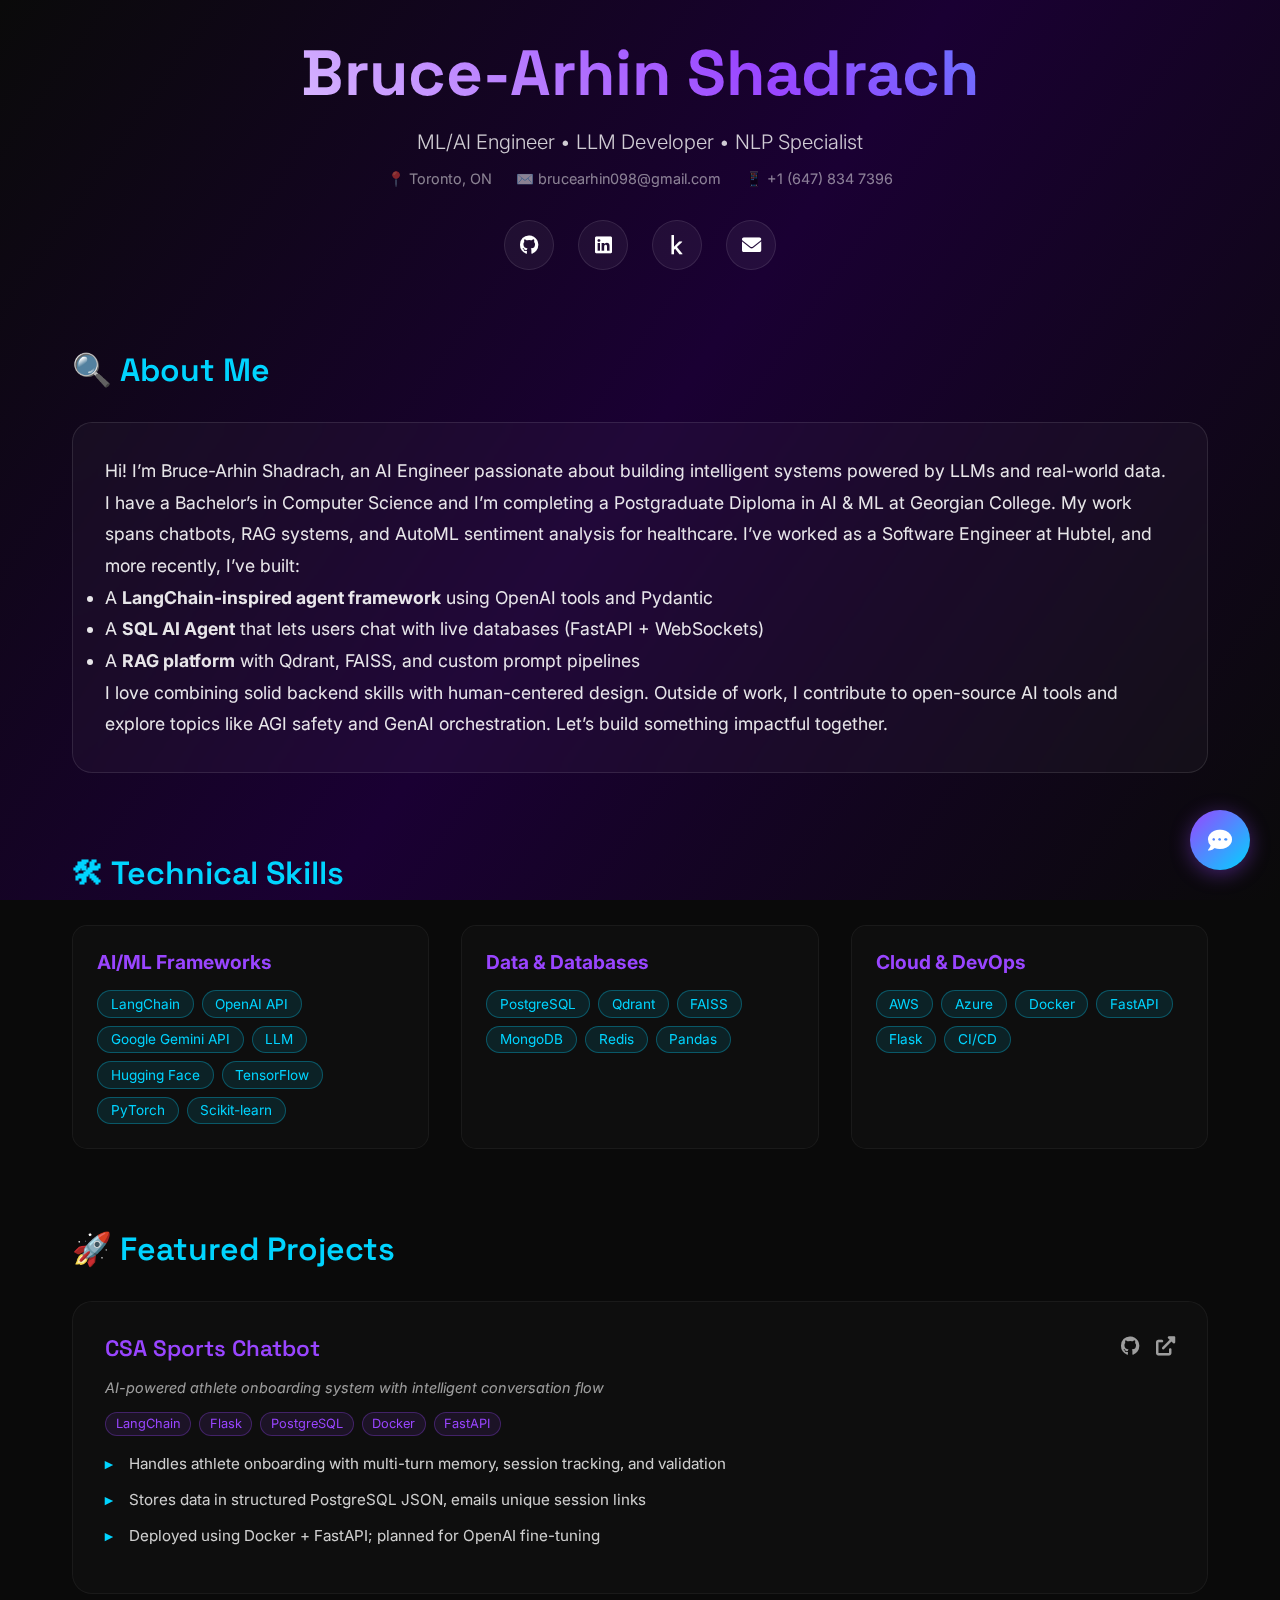
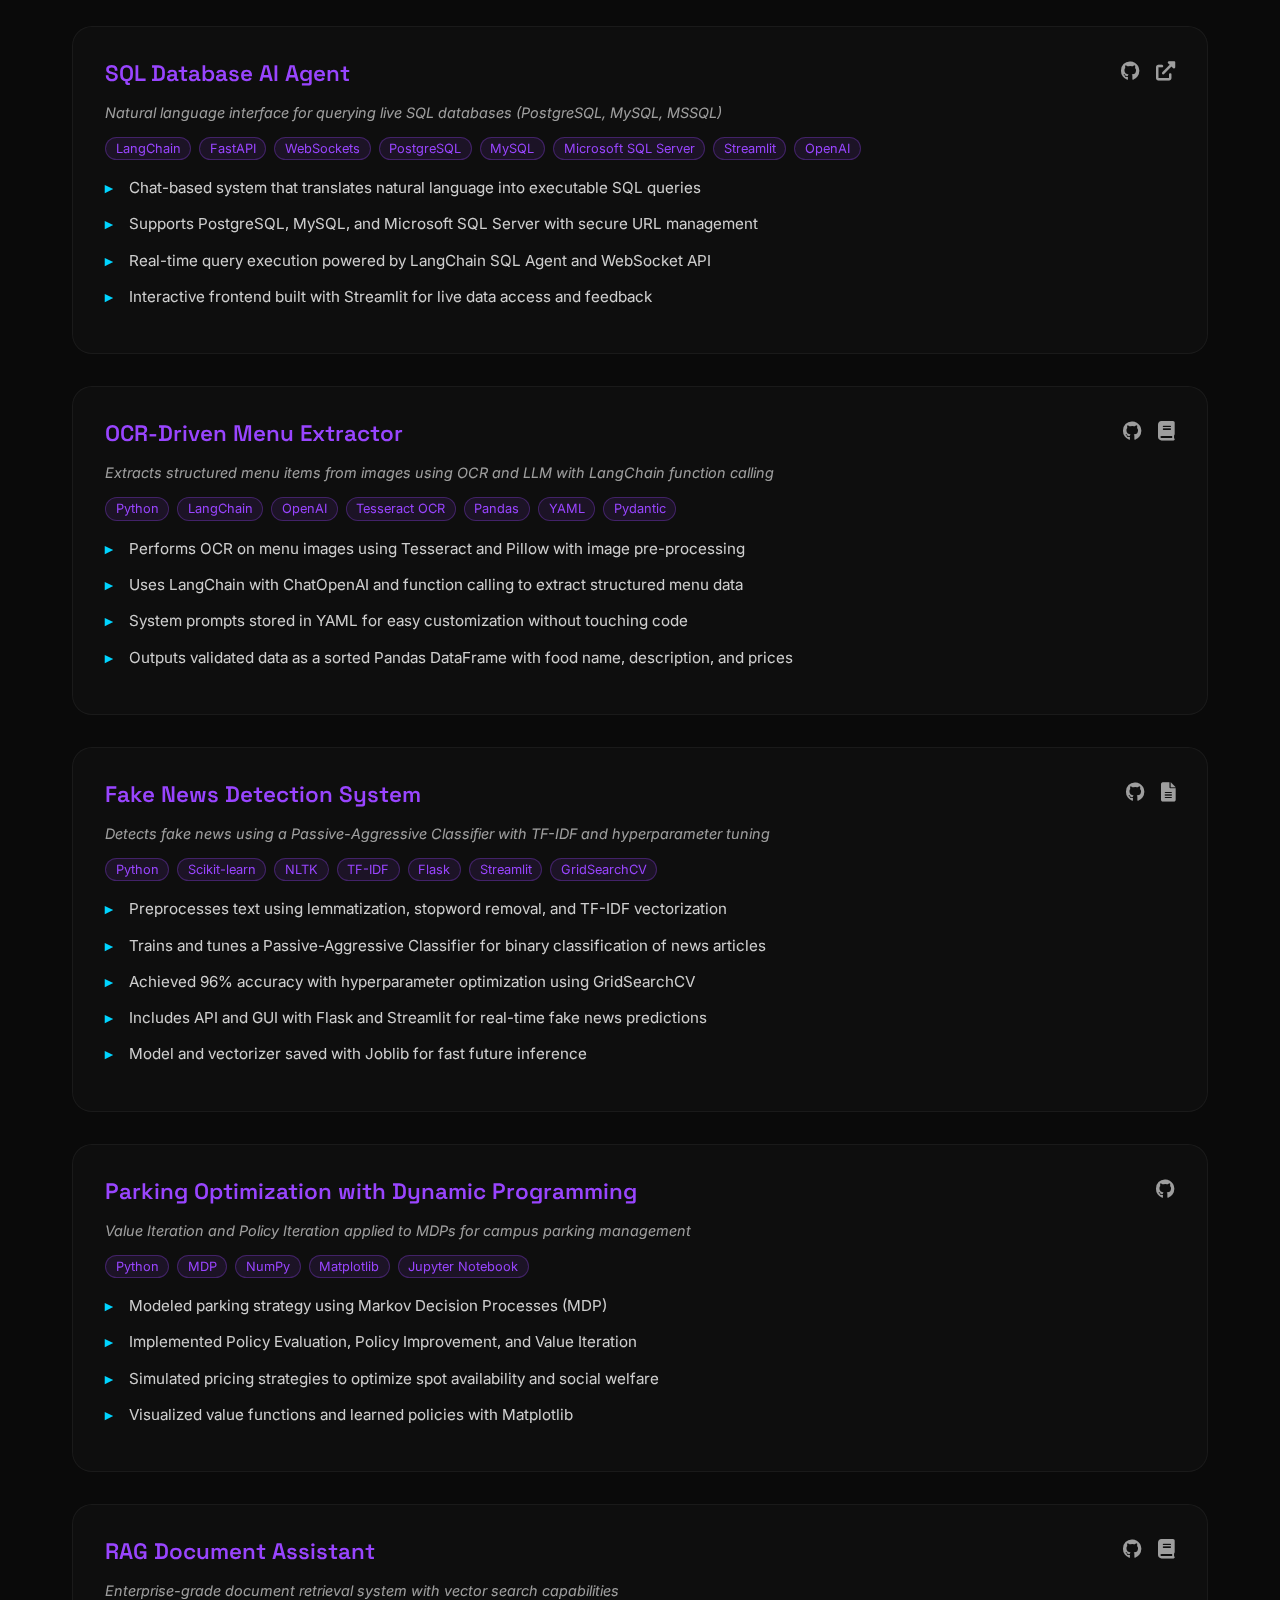
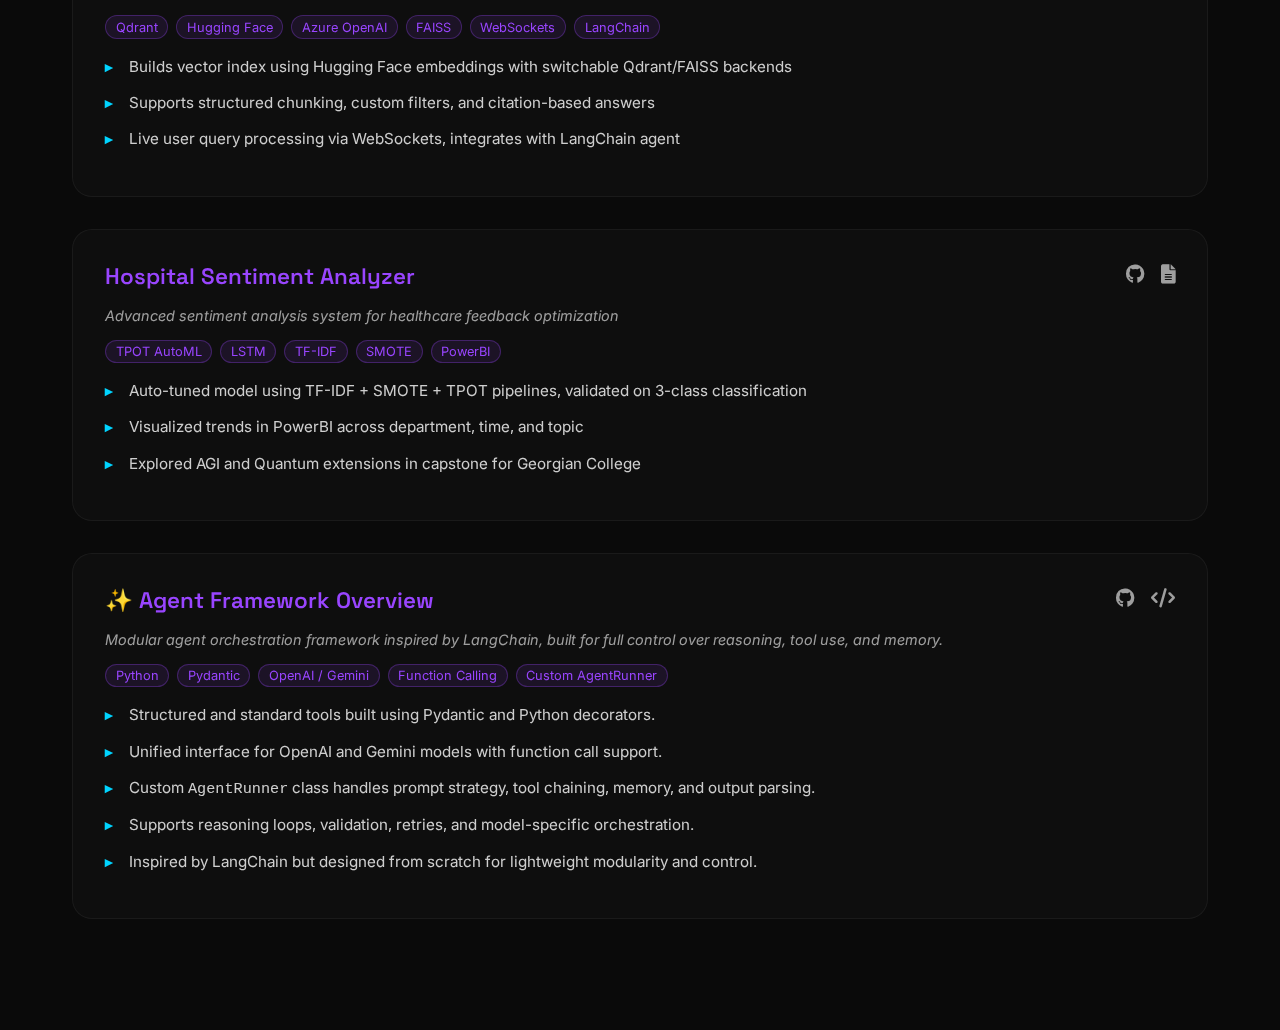
<file: index.html>
<!DOCTYPE html>
<html lang="en">
<head>
    <meta charset="UTF-8">
    <meta name="viewport" content="width=device-width, initial-scale=1.0">
    <title>Bruce-Arhin Shadrach - AI Engineer Portfolio</title>
    <link href="https://fonts.googleapis.com/css2?family=Space+Grotesk:wght@300;400;500;600;700&family=Inter:wght@300;400;500;600&display=swap" rel="stylesheet">
    <link rel="stylesheet" href="https://cdnjs.cloudflare.com/ajax/libs/font-awesome/6.0.0/css/all.min.css">
    <link rel="stylesheet" href="styles.css">
    
</head>
<body>
    <!-- Background -->
    <div class="background"></div>

    <!-- Main Content -->
    <div class="container">
        <header>
            <h1>Bruce-Arhin Shadrach</h1>
            <p class="tagline">ML/AI Engineer • LLM Developer • NLP Specialist</p>
            <div class="contact-info">
                <span>📍 Toronto, ON</span>
                <span>✉️ brucearhin098@gmail.com</span>
                <span>📱 +1 (647) 834 7396</span>
            </div>
            <div class="social-links">
                <a href="https://github.com/shadrach098" target="_blank" title="GitHub">
                    <i class="fab fa-github"></i>
                </a>
                <a href="www.linkedin.com/in/shadrach-bruce-arhin-8154462a2" target="_blank" title="LinkedIn">
                    <i class="fab fa-linkedin"></i>
                </a>
                <a href="https://www.kaggle.com/brucearhin" target="_blank" title="Kaggle">
                    <i class="fab fa-kaggle"></i>
                </a>
                <a href="mailto:brucearhin098@gmail.com" title="Email">
                    <i class="fas fa-envelope"></i>
                </a>
            </div>
        </header>

        <section>
            <h2>🔍 About Me</h2>
            <div class="about-content">
                <p>

                    
                   Hi! I’m Bruce-Arhin Shadrach, an AI Engineer passionate about building intelligent systems powered by LLMs and real-world data.
                    I have a Bachelor’s in Computer Science and I’m completing a Postgraduate Diploma in AI & ML at Georgian College. My work spans chatbots, RAG systems, and AutoML sentiment analysis for healthcare.
                    I’ve worked as a Software Engineer at Hubtel, and more recently, I’ve built:

                    <ul>
                        <li>A <strong>LangChain-inspired agent framework</strong> using OpenAI tools and Pydantic</li>
                        <li>A <strong>SQL AI Agent</strong> that lets users chat with live databases (FastAPI + WebSockets)</li>
                        <li>A <strong>RAG platform</strong> with Qdrant, FAISS, and custom prompt pipelines</li>
                    </ul>

                    I love combining solid backend skills with human-centered design. Outside of work, I contribute to open-source AI tools and explore topics like AGI safety and GenAI orchestration.

                    Let’s build something impactful together.</p>
            </div>
        </section>

        <section>
            <h2>🛠 Technical Skills</h2>
            <div class="skills-container">
                <div class="skill-category">
                    <h3>AI/ML Frameworks</h3>
                    <div class="skill-tags">
                        <span class="skill-tag">LangChain</span>
                        <span class="skill-tag">OpenAI API</span>
                        <span class="skill-tag">Google Gemini API</span>
                        <span class="skill-tag">LLM</span>
                        <span class="skill-tag">Hugging Face</span>
                        <span class="skill-tag">TensorFlow</span>
                        <span class="skill-tag">PyTorch</span>
                        <span class="skill-tag">Scikit-learn</span>
                    </div>
                </div>
                <div class="skill-category">
                    <h3>Data & Databases</h3>
                    <div class="skill-tags">
                        <span class="skill-tag">PostgreSQL</span>
                        <span class="skill-tag">Qdrant</span>
                        <span class="skill-tag">FAISS</span>
                        <span class="skill-tag">MongoDB</span>
                        <span class="skill-tag">Redis</span>
                        <span class="skill-tag">Pandas</span>
                    </div>
                </div>
                <div class="skill-category">
                    <h3>Cloud & DevOps</h3>
                    <div class="skill-tags">
                        <span class="skill-tag">AWS</span>
                        <span class="skill-tag">Azure</span>
                        <span class="skill-tag">Docker</span>
                        <span class="skill-tag">FastAPI</span>
                        <span class="skill-tag">Flask</span>
                        <span class="skill-tag">CI/CD</span>
                    </div>
                </div>
            </div>
        </section>

        <section>
        <h2>🚀 Featured Projects</h2>
        <div class="projects-grid">
            <div class="project-card">
                <div class="project-header">
                    <h3 class="project-title">CSA Sports Chatbot</h3>
                    <div class="project-links">
                        <a href="https://github.com/shadrach098" title="GitHub"><i class="fab fa-github"></i></a>
                        <a href="#" title="Live Demo"><i class="fas fa-external-link-alt"></i></a>
                    </div>
                </div>
                <p class="project-subtitle">AI-powered athlete onboarding system with intelligent conversation flow</p>
                <div class="project-tech">
                    <span class="tech-badge">LangChain</span>
                    <span class="tech-badge">Flask</span>
                    <span class="tech-badge">PostgreSQL</span>
                    <span class="tech-badge">Docker</span>
                    <span class="tech-badge">FastAPI</span>
                </div>
                <ul class="project-list">
                    <li>Handles athlete onboarding with multi-turn memory, session tracking, and validation</li>
                    <li>Stores data in structured PostgreSQL JSON, emails unique session links</li>
                    <li>Deployed using Docker + FastAPI; planned for OpenAI fine-tuning</li>
                </ul>
            </div>

            <div class="project-card">
                <div class="project-header">
                    <h3 class="project-title">SQL Database AI Agent</h3>
                    <div class="project-links">
                        <a href="https://github.com/shadrach098" title="GitHub"><i class="fab fa-github"></i></a>
                        <a href="#" title="Live Demo"><i class="fas fa-external-link-alt"></i></a>
                    </div>
                </div>
                <p class="project-subtitle">Natural language interface for querying live SQL databases (PostgreSQL, MySQL, MSSQL)</p>
                <div class="project-tech">
                    <span class="tech-badge">LangChain</span>
                    <span class="tech-badge">FastAPI</span>
                    <span class="tech-badge">WebSockets</span>
                    <span class="tech-badge">PostgreSQL</span>
                    <span class="tech-badge">MySQL</span>
                    <span class="tech-badge">Microsoft SQL Server</span>
                    <span class="tech-badge">Streamlit</span>
                    <span class="tech-badge">OpenAI</span>
                </div>
                <ul class="project-list">
                    <li>Chat-based system that translates natural language into executable SQL queries</li>
                    <li>Supports PostgreSQL, MySQL, and Microsoft SQL Server with secure URL management</li>
                    <li>Real-time query execution powered by LangChain SQL Agent and WebSocket API</li>
                    <li>Interactive frontend built with Streamlit for live data access and feedback</li>
                </ul>
            </div>

            
            <div class="project-card">
                <div class="project-header">
                    <h3 class="project-title">OCR-Driven Menu Extractor</h3>
                    <div class="project-links">
                        <a href="https://github.com/shadrach098/ocr-menu-extractor" title="GitHub"><i class="fab fa-github"></i></a>
                        <a href="https://github.com/shadrach098/ocr-menu-extractor/blob/code_Start/README.md" title="Documentation"><i class="fas fa-book"></i></a>
                    </div>
                </div>
                <p class="project-subtitle">Extracts structured menu items from images using OCR and LLM with LangChain function calling</p>
                <div class="project-tech">
                    <span class="tech-badge">Python</span>
                    <span class="tech-badge">LangChain</span>
                    <span class="tech-badge">OpenAI</span>
                    <span class="tech-badge">Tesseract OCR</span>
                    <span class="tech-badge">Pandas</span>
                    <span class="tech-badge">YAML</span>
                    <span class="tech-badge">Pydantic</span>
                </div>
                <ul class="project-list">
                    <li>Performs OCR on menu images using Tesseract and Pillow with image pre-processing</li>
                    <li>Uses LangChain with ChatOpenAI and function calling to extract structured menu data</li>
                    <li>System prompts stored in YAML for easy customization without touching code</li>
                    <li>Outputs validated data as a sorted Pandas DataFrame with food name, description, and prices</li>
                </ul>
            </div>

            <div class="project-card">
                <div class="project-header">
                    <h3 class="project-title">Fake News Detection System</h3>
                    <div class="project-links">
                        <a href="https://github.com/shadrach098/Fake_news-Detector" title="GitHub"><i class="fab fa-github"></i></a>
                        <a href="https://link.springer.com/chapter/10.1007/978-981-15-7345-3_13" title="Research Paper"><i class="fas fa-file-alt"></i></a>
                    </div>
                </div>
                <p class="project-subtitle">Detects fake news using a Passive-Aggressive Classifier with TF-IDF and hyperparameter tuning</p>
                <div class="project-tech">
                    <span class="tech-badge">Python</span>
                    <span class="tech-badge">Scikit-learn</span>
                    <span class="tech-badge">NLTK</span>
                    <span class="tech-badge">TF-IDF</span>
                    <span class="tech-badge">Flask</span>
                    <span class="tech-badge">Streamlit</span>
                    <span class="tech-badge">GridSearchCV</span>
                </div>
                <ul class="project-list">
                    <li>Preprocesses text using lemmatization, stopword removal, and TF-IDF vectorization</li>
                    <li>Trains and tunes a Passive-Aggressive Classifier for binary classification of news articles</li>
                    <li>Achieved 96% accuracy with hyperparameter optimization using GridSearchCV</li>
                    <li>Includes API and GUI with Flask and Streamlit for real-time fake news predictions</li>
                    <li>Model and vectorizer saved with Joblib for fast future inference</li>
                </ul>
            </div>

            <div class="project-card">
                <div class="project-header">
                    <h3 class="project-title">Parking Optimization with Dynamic Programming</h3>
                    <div class="project-links">
                        <a href="https://github.com/shadrach098/Reinforcement_Parking" title="GitHub"><i class="fab fa-github"></i></a>
                        
                    </div>
                </div>
                <p class="project-subtitle">Value Iteration and Policy Iteration applied to MDPs for campus parking management</p>
                <div class="project-tech">
                    <span class="tech-badge">Python</span>
                    <span class="tech-badge">MDP</span>
                    <span class="tech-badge">NumPy</span>
                    <span class="tech-badge">Matplotlib</span>
                    <span class="tech-badge">Jupyter Notebook</span>
                </div>
                <ul class="project-list">
                    <li>Modeled parking strategy using Markov Decision Processes (MDP)</li>
                    <li>Implemented Policy Evaluation, Policy Improvement, and Value Iteration</li>
                    <li>Simulated pricing strategies to optimize spot availability and social welfare</li>
                    <li>Visualized value functions and learned policies with Matplotlib</li>
                </ul>
            </div>


            <div class="project-card">
                <div class="project-header">
                    <h3 class="project-title">RAG Document Assistant</h3>
                    <div class="project-links">
                        <a href="https://github.com/shadrach098/Rag_AI_System" title="GitHub"><i class="fab fa-github"></i></a>
                        <a href="https://github.com/shadrach098/Rag_AI_System/blob/main/README.md" title="Documentation"><i class="fas fa-book"></i></a>
                    </div>
                </div>
                <p class="project-subtitle">Enterprise-grade document retrieval system with vector search capabilities</p>
                <div class="project-tech">
                    <span class="tech-badge">Qdrant</span>
                    <span class="tech-badge">Hugging Face</span>
                    <span class="tech-badge">Azure OpenAI</span>
                    <span class="tech-badge">FAISS</span>
                    <span class="tech-badge">WebSockets</span>
                    <span class="tech-badge">LangChain</span>
                </div>
                <ul class="project-list">
                    <li>Builds vector index using Hugging Face embeddings with switchable Qdrant/FAISS backends</li>
                    <li>Supports structured chunking, custom filters, and citation-based answers</li>
                    <li>Live user query processing via WebSockets, integrates with LangChain agent</li>
                </ul>
            </div>

            <div class="project-card">
                <div class="project-header">
                    <h3 class="project-title">Hospital Sentiment Analyzer</h3>
                    <div class="project-links">
                        <a href="https://github.com/shadrach098/Hospital_Sentiment_Analyzer" title="GitHub"><i class="fab fa-github"></i></a>
                        <a href="https://github.com/shadrach098/Hospital_Sentiment_Analyzer/blob/code_Start/README.md" title="Research Paper"><i class="fas fa-file-alt"></i></a>
                    </div>
                </div>
                <p class="project-subtitle">Advanced sentiment analysis system for healthcare feedback optimization</p>
                <div class="project-tech">
                    <span class="tech-badge">TPOT AutoML</span>
                    <span class="tech-badge">LSTM</span>
                    <span class="tech-badge">TF-IDF</span>
                    <span class="tech-badge">SMOTE</span>
                    <span class="tech-badge">PowerBI</span>
                </div>
                <ul class="project-list">
                    <li>Auto-tuned model using TF-IDF + SMOTE + TPOT pipelines, validated on 3-class classification</li>
                    <li>Visualized trends in PowerBI across department, time, and topic</li>
                    <li>Explored AGI and Quantum extensions in capstone for Georgian College</li>
                </ul>
            </div>

            <div class="project-card">
                <div class="project-header">
                    <h3 class="project-title">✨ Agent Framework Overview</h3>
                    <div class="project-links">
                    <a href="https://github.com/shadrach098/agent-framework" title="GitHub">
                        <i class="fab fa-github"></i>
                    </a>
                    <a href="https://your-api-docs-link.com" title="API Docs">
                        <i class="fas fa-code"></i>
                    </a>
                    </div>
                </div>
                <p class="project-subtitle">
                    Modular agent orchestration framework inspired by LangChain, built for full control over reasoning, tool use, and memory.
                </p>

                <div class="project-tech">
                    <span class="tech-badge">Python</span>
                    <span class="tech-badge">Pydantic</span>
                    <span class="tech-badge">OpenAI / Gemini</span>
                    <span class="tech-badge">Function Calling</span>
                    <span class="tech-badge">Custom AgentRunner</span>
                </div>

                <ul class="project-list">
                    <li>Structured and standard tools built using Pydantic and Python decorators.</li>
                    <li>Unified interface for OpenAI and Gemini models with function call support.</li>
                    <li>Custom <code>AgentRunner</code> class handles prompt strategy, tool chaining, memory, and output parsing.</li>
                    <li>Supports reasoning loops, validation, retries, and model-specific orchestration.</li>
                    <li>Inspired by LangChain but designed from scratch for lightweight modularity and control.</li>
                </ul>
            </div>

    </section>

        <!-- Floating Chat Button -->
    <div class="chat-button" onclick="toggleChat()">
        <i class="fas fa-comment-dots"></i>
    </div>

    <!-- Chat Window -->
    <div class="chat-window" id="chatWindow">
        <div class="chat-header">
            <h3>AI Assistant</h3>
            <button class="close-btn" onclick="toggleChat()">
                <i class="fas fa-times"></i>
            </button>
        </div>
        
        <div class="chat-messages" id="chatMessages">
            <div class="message bot-message">
                <p>Hello! I'm Shadrach's AI assistant. How can I help you learn more about his work in AI and ML?</p>
            </div>
        </div>
        
        <div class="chat-input">
            <input type="text" id="chatInput" placeholder="Type your message..." onkeypress="handleKeyPress(event)">
            <button onclick="sendMessage()">
                <i class="fas fa-paper-plane"></i>
            </button>
        </div>
    </div>

    <script src="script.js"></script>

</body>
</html>
</file>
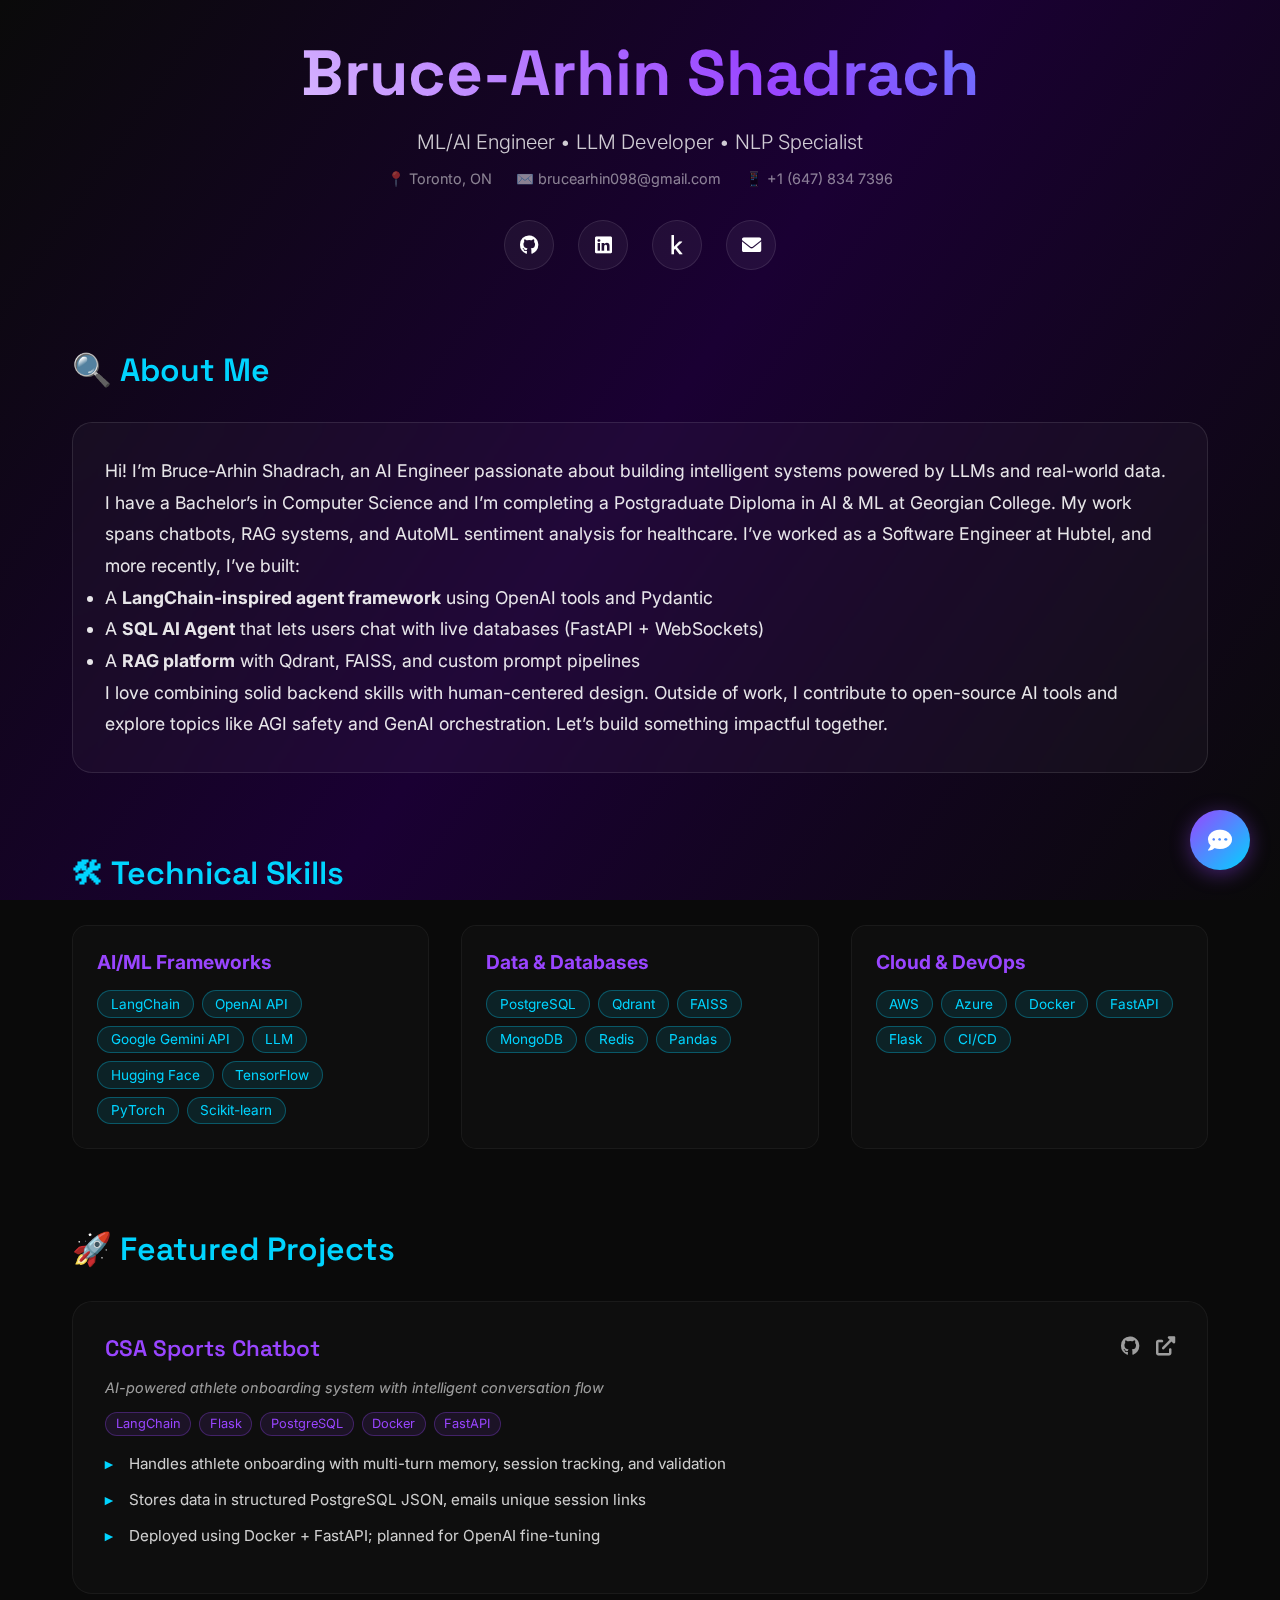
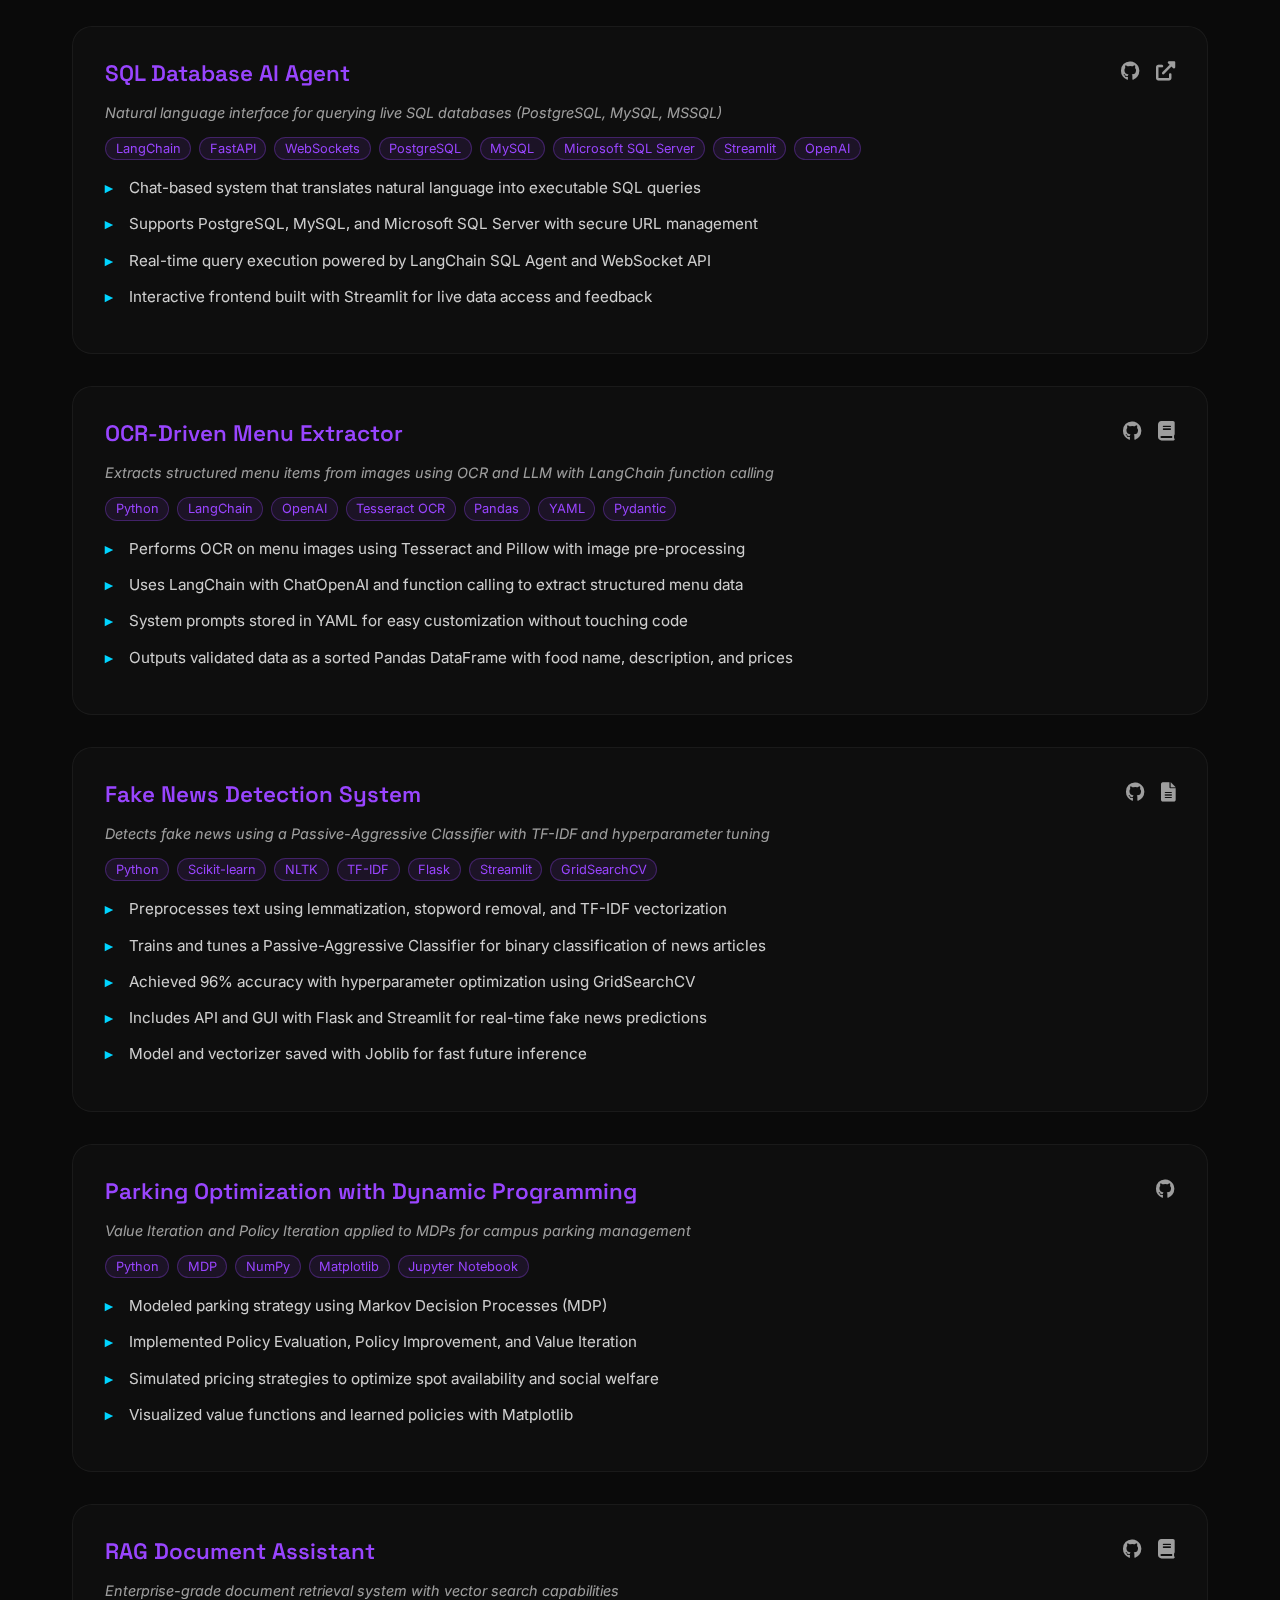
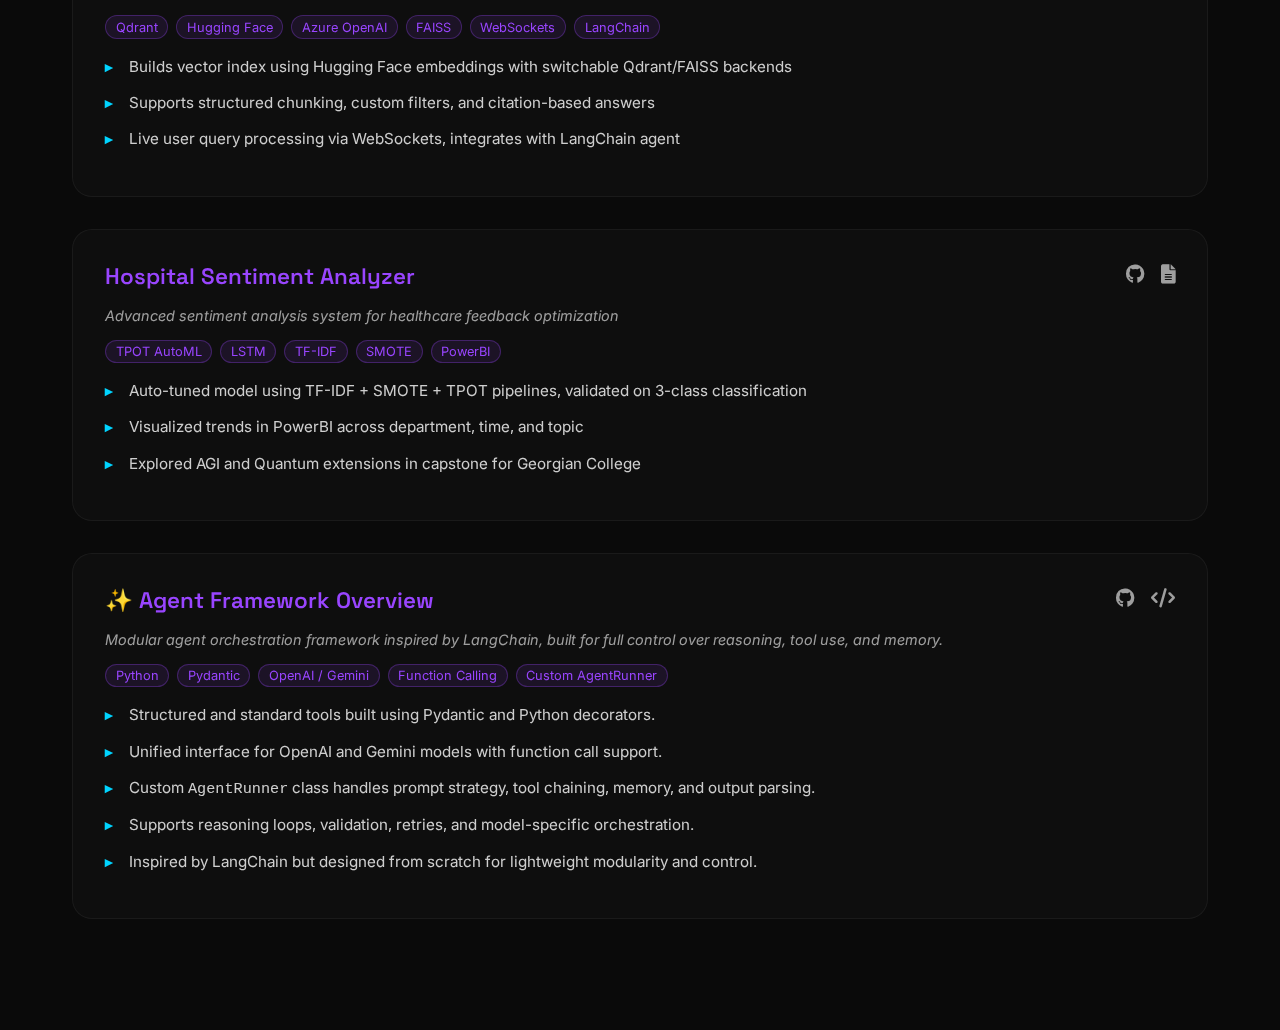
<file: portfolio.html>
<!DOCTYPE html>
<html lang="en">
<head>
    <meta charset="UTF-8">
    <meta name="viewport" content="width=device-width, initial-scale=1.0">
    <title>Bruce-Arhin Shadrach - AI Engineer Portfolio</title>
    <link href="https://fonts.googleapis.com/css2?family=Space+Grotesk:wght@300;400;500;600;700&family=Inter:wght@300;400;500;600&display=swap" rel="stylesheet">
    <link rel="stylesheet" href="https://cdnjs.cloudflare.com/ajax/libs/font-awesome/6.0.0/css/all.min.css">
    <link rel="stylesheet" href="styles.css">
    
</head>
<body>
    <!-- Background -->
    <div class="background"></div>

    <!-- Main Content -->
    <div class="container">
        <header>
            <h1>Bruce-Arhin Shadrach</h1>
            <p class="tagline">ML/AI Engineer • LLM Developer • NLP Specialist</p>
            <div class="contact-info">
                <span>📍 Toronto, ON</span>
                <span>✉️ brucearhin098@gmail.com</span>
                <span>📱 +1 (647) 834 7396</span>
            </div>
            <div class="social-links">
                <a href="https://github.com/shadrach098" target="_blank" title="GitHub">
                    <i class="fab fa-github"></i>
                </a>
                <a href="www.linkedin.com/in/shadrach-bruce-arhin-8154462a2" target="_blank" title="LinkedIn">
                    <i class="fab fa-linkedin"></i>
                </a>
                <a href="https://www.kaggle.com/brucearhin" target="_blank" title="Kaggle">
                    <i class="fab fa-kaggle"></i>
                </a>
                <a href="mailto:brucearhin098@gmail.com" title="Email">
                    <i class="fas fa-envelope"></i>
                </a>
            </div>
        </header>

        <section>
            <h2>🔍 About Me</h2>
            <div class="about-content">
                <p>

                    
                   Hi! I’m Bruce-Arhin Shadrach, an AI Engineer passionate about building intelligent systems powered by LLMs and real-world data.
                    I have a Bachelor’s in Computer Science and I’m completing a Postgraduate Diploma in AI & ML at Georgian College. My work spans chatbots, RAG systems, and AutoML sentiment analysis for healthcare.
                    I’ve worked as a Software Engineer at Hubtel, and more recently, I’ve built:

                    <ul>
                        <li>A <strong>LangChain-inspired agent framework</strong> using OpenAI tools and Pydantic</li>
                        <li>A <strong>SQL AI Agent</strong> that lets users chat with live databases (FastAPI + WebSockets)</li>
                        <li>A <strong>RAG platform</strong> with Qdrant, FAISS, and custom prompt pipelines</li>
                    </ul>

                    I love combining solid backend skills with human-centered design. Outside of work, I contribute to open-source AI tools and explore topics like AGI safety and GenAI orchestration.

                    Let’s build something impactful together.</p>
            </div>
        </section>

        <section>
            <h2>🛠 Technical Skills</h2>
            <div class="skills-container">
                <div class="skill-category">
                    <h3>AI/ML Frameworks</h3>
                    <div class="skill-tags">
                        <span class="skill-tag">LangChain</span>
                        <span class="skill-tag">OpenAI API</span>
                        <span class="skill-tag">Google Gemini API</span>
                        <span class="skill-tag">LLM</span>
                        <span class="skill-tag">Hugging Face</span>
                        <span class="skill-tag">TensorFlow</span>
                        <span class="skill-tag">PyTorch</span>
                        <span class="skill-tag">Scikit-learn</span>
                    </div>
                </div>
                <div class="skill-category">
                    <h3>Data & Databases</h3>
                    <div class="skill-tags">
                        <span class="skill-tag">PostgreSQL</span>
                        <span class="skill-tag">Qdrant</span>
                        <span class="skill-tag">FAISS</span>
                        <span class="skill-tag">MongoDB</span>
                        <span class="skill-tag">Redis</span>
                        <span class="skill-tag">Pandas</span>
                    </div>
                </div>
                <div class="skill-category">
                    <h3>Cloud & DevOps</h3>
                    <div class="skill-tags">
                        <span class="skill-tag">AWS</span>
                        <span class="skill-tag">Azure</span>
                        <span class="skill-tag">Docker</span>
                        <span class="skill-tag">FastAPI</span>
                        <span class="skill-tag">Flask</span>
                        <span class="skill-tag">CI/CD</span>
                    </div>
                </div>
            </div>
        </section>

        <section>
        <h2>🚀 Featured Projects</h2>
        <div class="projects-grid">
            <div class="project-card">
                <div class="project-header">
                    <h3 class="project-title">CSA Sports Chatbot</h3>
                    <div class="project-links">
                        <a href="https://github.com/shadrach098" title="GitHub"><i class="fab fa-github"></i></a>
                        <a href="#" title="Live Demo"><i class="fas fa-external-link-alt"></i></a>
                    </div>
                </div>
                <p class="project-subtitle">AI-powered athlete onboarding system with intelligent conversation flow</p>
                <div class="project-tech">
                    <span class="tech-badge">LangChain</span>
                    <span class="tech-badge">Flask</span>
                    <span class="tech-badge">PostgreSQL</span>
                    <span class="tech-badge">Docker</span>
                    <span class="tech-badge">FastAPI</span>
                </div>
                <ul class="project-list">
                    <li>Handles athlete onboarding with multi-turn memory, session tracking, and validation</li>
                    <li>Stores data in structured PostgreSQL JSON, emails unique session links</li>
                    <li>Deployed using Docker + FastAPI; planned for OpenAI fine-tuning</li>
                </ul>
            </div>

            <div class="project-card">
                <div class="project-header">
                    <h3 class="project-title">SQL Database AI Agent</h3>
                    <div class="project-links">
                        <a href="https://github.com/shadrach098" title="GitHub"><i class="fab fa-github"></i></a>
                        <a href="#" title="Live Demo"><i class="fas fa-external-link-alt"></i></a>
                    </div>
                </div>
                <p class="project-subtitle">Natural language interface for querying live SQL databases (PostgreSQL, MySQL, MSSQL)</p>
                <div class="project-tech">
                    <span class="tech-badge">LangChain</span>
                    <span class="tech-badge">FastAPI</span>
                    <span class="tech-badge">WebSockets</span>
                    <span class="tech-badge">PostgreSQL</span>
                    <span class="tech-badge">MySQL</span>
                    <span class="tech-badge">Microsoft SQL Server</span>
                    <span class="tech-badge">Streamlit</span>
                    <span class="tech-badge">OpenAI</span>
                </div>
                <ul class="project-list">
                    <li>Chat-based system that translates natural language into executable SQL queries</li>
                    <li>Supports PostgreSQL, MySQL, and Microsoft SQL Server with secure URL management</li>
                    <li>Real-time query execution powered by LangChain SQL Agent and WebSocket API</li>
                    <li>Interactive frontend built with Streamlit for live data access and feedback</li>
                </ul>
            </div>

            
            <div class="project-card">
                <div class="project-header">
                    <h3 class="project-title">OCR-Driven Menu Extractor</h3>
                    <div class="project-links">
                        <a href="https://github.com/shadrach098/ocr-menu-extractor" title="GitHub"><i class="fab fa-github"></i></a>
                        <a href="https://github.com/shadrach098/ocr-menu-extractor/blob/code_Start/README.md" title="Documentation"><i class="fas fa-book"></i></a>
                    </div>
                </div>
                <p class="project-subtitle">Extracts structured menu items from images using OCR and LLM with LangChain function calling</p>
                <div class="project-tech">
                    <span class="tech-badge">Python</span>
                    <span class="tech-badge">LangChain</span>
                    <span class="tech-badge">OpenAI</span>
                    <span class="tech-badge">Tesseract OCR</span>
                    <span class="tech-badge">Pandas</span>
                    <span class="tech-badge">YAML</span>
                    <span class="tech-badge">Pydantic</span>
                </div>
                <ul class="project-list">
                    <li>Performs OCR on menu images using Tesseract and Pillow with image pre-processing</li>
                    <li>Uses LangChain with ChatOpenAI and function calling to extract structured menu data</li>
                    <li>System prompts stored in YAML for easy customization without touching code</li>
                    <li>Outputs validated data as a sorted Pandas DataFrame with food name, description, and prices</li>
                </ul>
            </div>

            <div class="project-card">
                <div class="project-header">
                    <h3 class="project-title">Fake News Detection System</h3>
                    <div class="project-links">
                        <a href="https://github.com/shadrach098/Fake_news-Detector" title="GitHub"><i class="fab fa-github"></i></a>
                        <a href="https://link.springer.com/chapter/10.1007/978-981-15-7345-3_13" title="Research Paper"><i class="fas fa-file-alt"></i></a>
                    </div>
                </div>
                <p class="project-subtitle">Detects fake news using a Passive-Aggressive Classifier with TF-IDF and hyperparameter tuning</p>
                <div class="project-tech">
                    <span class="tech-badge">Python</span>
                    <span class="tech-badge">Scikit-learn</span>
                    <span class="tech-badge">NLTK</span>
                    <span class="tech-badge">TF-IDF</span>
                    <span class="tech-badge">Flask</span>
                    <span class="tech-badge">Streamlit</span>
                    <span class="tech-badge">GridSearchCV</span>
                </div>
                <ul class="project-list">
                    <li>Preprocesses text using lemmatization, stopword removal, and TF-IDF vectorization</li>
                    <li>Trains and tunes a Passive-Aggressive Classifier for binary classification of news articles</li>
                    <li>Achieved 96% accuracy with hyperparameter optimization using GridSearchCV</li>
                    <li>Includes API and GUI with Flask and Streamlit for real-time fake news predictions</li>
                    <li>Model and vectorizer saved with Joblib for fast future inference</li>
                </ul>
            </div>

            <div class="project-card">
                <div class="project-header">
                    <h3 class="project-title">Parking Optimization with Dynamic Programming</h3>
                    <div class="project-links">
                        <a href="https://github.com/shadrach098/Reinforcement_Parking" title="GitHub"><i class="fab fa-github"></i></a>
                        
                    </div>
                </div>
                <p class="project-subtitle">Value Iteration and Policy Iteration applied to MDPs for campus parking management</p>
                <div class="project-tech">
                    <span class="tech-badge">Python</span>
                    <span class="tech-badge">MDP</span>
                    <span class="tech-badge">NumPy</span>
                    <span class="tech-badge">Matplotlib</span>
                    <span class="tech-badge">Jupyter Notebook</span>
                </div>
                <ul class="project-list">
                    <li>Modeled parking strategy using Markov Decision Processes (MDP)</li>
                    <li>Implemented Policy Evaluation, Policy Improvement, and Value Iteration</li>
                    <li>Simulated pricing strategies to optimize spot availability and social welfare</li>
                    <li>Visualized value functions and learned policies with Matplotlib</li>
                </ul>
            </div>


            <div class="project-card">
                <div class="project-header">
                    <h3 class="project-title">RAG Document Assistant</h3>
                    <div class="project-links">
                        <a href="https://github.com/shadrach098/Rag_AI_System" title="GitHub"><i class="fab fa-github"></i></a>
                        <a href="https://github.com/shadrach098/Rag_AI_System/blob/main/README.md" title="Documentation"><i class="fas fa-book"></i></a>
                    </div>
                </div>
                <p class="project-subtitle">Enterprise-grade document retrieval system with vector search capabilities</p>
                <div class="project-tech">
                    <span class="tech-badge">Qdrant</span>
                    <span class="tech-badge">Hugging Face</span>
                    <span class="tech-badge">Azure OpenAI</span>
                    <span class="tech-badge">FAISS</span>
                    <span class="tech-badge">WebSockets</span>
                    <span class="tech-badge">LangChain</span>
                </div>
                <ul class="project-list">
                    <li>Builds vector index using Hugging Face embeddings with switchable Qdrant/FAISS backends</li>
                    <li>Supports structured chunking, custom filters, and citation-based answers</li>
                    <li>Live user query processing via WebSockets, integrates with LangChain agent</li>
                </ul>
            </div>

            <div class="project-card">
                <div class="project-header">
                    <h3 class="project-title">Hospital Sentiment Analyzer</h3>
                    <div class="project-links">
                        <a href="https://github.com/shadrach098/Hospital_Sentiment_Analyzer" title="GitHub"><i class="fab fa-github"></i></a>
                        <a href="https://github.com/shadrach098/Hospital_Sentiment_Analyzer/blob/code_Start/README.md" title="Research Paper"><i class="fas fa-file-alt"></i></a>
                    </div>
                </div>
                <p class="project-subtitle">Advanced sentiment analysis system for healthcare feedback optimization</p>
                <div class="project-tech">
                    <span class="tech-badge">TPOT AutoML</span>
                    <span class="tech-badge">LSTM</span>
                    <span class="tech-badge">TF-IDF</span>
                    <span class="tech-badge">SMOTE</span>
                    <span class="tech-badge">PowerBI</span>
                </div>
                <ul class="project-list">
                    <li>Auto-tuned model using TF-IDF + SMOTE + TPOT pipelines, validated on 3-class classification</li>
                    <li>Visualized trends in PowerBI across department, time, and topic</li>
                    <li>Explored AGI and Quantum extensions in capstone for Georgian College</li>
                </ul>
            </div>

            <div class="project-card">
                <div class="project-header">
                    <h3 class="project-title">✨ Agent Framework Overview</h3>
                    <div class="project-links">
                    <a href="https://github.com/shadrach098/agent-framework" title="GitHub">
                        <i class="fab fa-github"></i>
                    </a>
                    <a href="https://your-api-docs-link.com" title="API Docs">
                        <i class="fas fa-code"></i>
                    </a>
                    </div>
                </div>
                <p class="project-subtitle">
                    Modular agent orchestration framework inspired by LangChain, built for full control over reasoning, tool use, and memory.
                </p>

                <div class="project-tech">
                    <span class="tech-badge">Python</span>
                    <span class="tech-badge">Pydantic</span>
                    <span class="tech-badge">OpenAI / Gemini</span>
                    <span class="tech-badge">Function Calling</span>
                    <span class="tech-badge">Custom AgentRunner</span>
                </div>

                <ul class="project-list">
                    <li>Structured and standard tools built using Pydantic and Python decorators.</li>
                    <li>Unified interface for OpenAI and Gemini models with function call support.</li>
                    <li>Custom <code>AgentRunner</code> class handles prompt strategy, tool chaining, memory, and output parsing.</li>
                    <li>Supports reasoning loops, validation, retries, and model-specific orchestration.</li>
                    <li>Inspired by LangChain but designed from scratch for lightweight modularity and control.</li>
                </ul>
            </div>

    </section>

        <!-- Floating Chat Button -->
    <div class="chat-button" onclick="toggleChat()">
        <i class="fas fa-comment-dots"></i>
    </div>

    <!-- Chat Window -->
    <div class="chat-window" id="chatWindow">
        <div class="chat-header">
            <h3>AI Assistant</h3>
            <button class="close-btn" onclick="toggleChat()">
                <i class="fas fa-times"></i>
            </button>
        </div>
        
        <div class="chat-messages" id="chatMessages">
            <div class="message bot-message">
                <p>Hello! I'm Shadrach's AI assistant. How can I help you learn more about his work in AI and ML?</p>
            </div>
        </div>
        
        <div class="chat-input">
            <input type="text" id="chatInput" placeholder="Type your message..." onkeypress="handleKeyPress(event)">
            <button onclick="sendMessage()">
                <i class="fas fa-paper-plane"></i>
            </button>
        </div>
    </div>

     <script>src="script.js"</script>

</body>
</html>
</file>
<file: styles.css>
* {
            margin: 0;
            padding: 0;
            box-sizing: border-box;
        }

        body {
            font-family: 'Inter', sans-serif;
            background: #0a0a0a;
            color: #ffffff;
            overflow-x: hidden;
            position: relative;
        }

        /* Animated background */
        .background {
            position: fixed;
            width: 100%;
            height: 100%;
            top: 0;
            left: 0;
            z-index: -1;
            background: linear-gradient(125deg, #0a0a0a 0%, #1a0033 50%, #0a0a0a 100%);
        }

                /* Floating Chat Button */
        .chat-button {
            position: fixed;
            bottom: 30px;
            right: 30px;
            width: 60px;
            height: 60px;
            background: linear-gradient(135deg, #9945ff 0%, #00d4ff 100%);
            border-radius: 50%;
            display: flex;
            align-items: center;
            justify-content: center;
            cursor: pointer;
            box-shadow: 0 4px 20px rgba(153, 69, 255, 0.4);
            transition: all 0.3s ease;
            z-index: 1000;
        }

        .chat-button:hover {
            transform: scale(1.1);
            box-shadow: 0 6px 30px rgba(153, 69, 255, 0.6);
        }

        .chat-button i {
            font-size: 24px;
            color: white;
        }

        /* Chat Window */
        .chat-window {
            position: fixed;
            bottom: 100px;
            right: 30px;
            width: 380px;
            height: 600px;
            background: rgba(20, 20, 20, 0.95);
            backdrop-filter: blur(20px);
            border: 1px solid rgba(255, 255, 255, 0.1);
            border-radius: 20px;
            display: none;
            flex-direction: column;
            box-shadow: 0 10px 40px rgba(0, 0, 0, 0.5);
            z-index: 999;
            overflow: hidden;
        }

        .chat-window.open {
            display: flex;
            animation: slideUp 0.3s ease-out;
        }

        @keyframes slideUp {
            from {
                opacity: 0;
                transform: translateY(20px);
            }
            to {
                opacity: 1;
                transform: translateY(0);
            }
        }

        /* Chat Header */
        .chat-header {
            background: linear-gradient(135deg, #9945ff 0%, #00d4ff 100%);
            padding: 20px;
            display: flex;
            justify-content: space-between;
            align-items: center;
            border-radius: 20px 20px 0 0;
        }

        .chat-header h3 {
            margin: 0;
            font-size: 18px;
            font-weight: 600;
        }

        .chat-header .close-btn {
            background: rgba(255, 255, 255, 0.2);
            border: none;
            width: 30px;
            height: 30px;
            border-radius: 50%;
            display: flex;
            align-items: center;
            justify-content: center;
            cursor: pointer;
            transition: all 0.3s;
        }

        .chat-header .close-btn:hover {
            background: rgba(255, 255, 255, 0.3);
        }

        /* Chat Messages */
        .chat-messages {
            flex: 1;
            overflow-y: auto;
            padding: 20px;
            display: flex;
            flex-direction: column;
            gap: 15px;
        }

        .message {
            max-width: 70%;
            padding: 12px 16px;
            border-radius: 18px;
            font-size: 14px;
            line-height: 1.4;
            animation: fadeIn 0.3s ease;
        }

        @keyframes fadeIn {
            from {
                opacity: 0;
                transform: translateY(10px);
            }
            to {
                opacity: 1;
                transform: translateY(0);
            }
        }

        .user-message {
            align-self: flex-end;
            background: linear-gradient(135deg, #9945ff 0%, #00d4ff 100%);
            color: white;
        }

        .bot-message {
            align-self: flex-start;
            background: rgba(255, 255, 255, 0.1);
            color: rgba(255, 255, 255, 0.9);
        }

        .typing-indicator {
            display: flex;
            gap: 4px;
            padding: 12px 16px;
            background: rgba(255, 255, 255, 0.1);
            border-radius: 18px;
            width: fit-content;
        }

        .typing-indicator span {
            width: 8px;
            height: 8px;
            background: #00d4ff;
            border-radius: 50%;
            animation: typing 1.4s infinite;
        }

        .typing-indicator span:nth-child(2) {
            animation-delay: 0.2s;
        }

        .typing-indicator span:nth-child(3) {
            animation-delay: 0.4s;
        }

        @keyframes typing {
            0%, 60%, 100% {
                transform: translateY(0);
            }
            30% {
                transform: translateY(-10px);
            }
        }

        /* Chat Input */
        .chat-input {
            padding: 20px;
            border-top: 1px solid rgba(255, 255, 255, 0.1);
            display: flex;
            gap: 10px;
        }

        .chat-input input {
            flex: 1;
            background: rgba(255, 255, 255, 0.05);
            border: 1px solid rgba(255, 255, 255, 0.1);
            border-radius: 25px;
            padding: 12px 20px;
            color: white;
            font-size: 14px;
            outline: none;
            transition: all 0.3s;
        }

        .chat-input input:focus {
            border-color: #9945ff;
            background: rgba(255, 255, 255, 0.08);
        }

        .chat-input button {
            background: linear-gradient(135deg, #9945ff 0%, #00d4ff 100%);
            border: none;
            width: 45px;
            height: 45px;
            border-radius: 50%;
            display: flex;
            align-items: center;
            justify-content: center;
            cursor: pointer;
            transition: all 0.3s;
        }

        .chat-input button:hover {
            transform: scale(1.1);
        }

        .chat-input button i {
            color: white;
            font-size: 18px;
        }

        /* Responsive */
        @media (max-width: 480px) {
            .chat-window {
                width: calc(100% - 20px);
                height: calc(100% - 100px);
                right: 10px;
                bottom: 80px;
            }
        }

        /* Container */
        .container {
            max-width: 1200px;
            margin: 0 auto;
            padding: 2rem;
            position: relative;
            z-index: 1;
        }

        /* Header */
        header {
            text-align: center;
            margin-bottom: 5rem;
            position: relative;
            animation: fadeInDown 1s ease-out;
        }

        @keyframes fadeInDown {
            0% {
                opacity: 0;
                transform: translateY(-30px);
            }
            100% {
                opacity: 1;
                transform: translateY(0);
            }
        }

        h1 {
            font-family: 'Space Grotesk', sans-serif;
            font-size: 4rem;
            font-weight: 700;
            background: linear-gradient(45deg, #fff, #9945ff, #00d4ff, #fff);
            background-size: 200% 200%;
            -webkit-background-clip: text;
            background-clip: text;
            -webkit-text-fill-color: transparent;
            animation: gradientShift 5s ease infinite;
            margin-bottom: 1rem;
        }

        @keyframes gradientShift {
            0%, 100% { background-position: 0% 50%; }
            50% { background-position: 100% 50%; }
        }

        .tagline {
            font-size: 1.25rem;
            color: rgba(255, 255, 255, 0.8);
            margin-bottom: 0.5rem;
            font-weight: 300;
        }

        .contact-info {
            font-size: 0.9rem;
            color: rgba(255, 255, 255, 0.5);
            display: flex;
            justify-content: center;
            gap: 1.5rem;
            flex-wrap: wrap;
            margin-top: 1rem;
        }

        /* Social Links */
        .social-links {
            display: flex;
            justify-content: center;
            gap: 1.5rem;
            margin-top: 2rem;
        }

        .social-links a {
            display: inline-flex;
            align-items: center;
            justify-content: center;
            width: 50px;
            height: 50px;
            border-radius: 50%;
            background: rgba(255, 255, 255, 0.05);
            border: 1px solid rgba(255, 255, 255, 0.1);
            color: #fff;
            font-size: 1.2rem;
            transition: all 0.3s;
            text-decoration: none;
        }

        .social-links a:hover {
            background: #9945ff;
            border-color: #9945ff;
            transform: translateY(-5px);
            box-shadow: 0 10px 30px rgba(153, 69, 255, 0.4);
        }

        /* Section styling */
        section {
            margin-bottom: 5rem;
            animation: fadeInUp 1s ease-out;
        }

        @keyframes fadeInUp {
            0% {
                opacity: 0;
                transform: translateY(30px);
            }
            100% {
                opacity: 1;
                transform: translateY(0);
            }
        }

        h2 {
            font-family: 'Space Grotesk', sans-serif;
            font-size: 2rem;
            font-weight: 600;
            margin-bottom: 2rem;
            color: #00d4ff;
        }

        /* About section */
        .about-content {
            background: rgba(255, 255, 255, 0.03);
            backdrop-filter: blur(10px);
            border: 1px solid rgba(255, 255, 255, 0.1);
            border-radius: 20px;
            padding: 2rem;
            line-height: 1.8;
            font-size: 1.1rem;
            color: rgba(255, 255, 255, 0.9);
        }

        /* Skills Section */
        .skills-container {
            display: grid;
            grid-template-columns: repeat(auto-fit, minmax(250px, 1fr));
            gap: 2rem;
            margin-bottom: 3rem;
        }

        .skill-category {
            background: rgba(255, 255, 255, 0.02);
            backdrop-filter: blur(10px);
            border: 1px solid rgba(255, 255, 255, 0.05);
            border-radius: 15px;
            padding: 1.5rem;
            transition: all 0.3s;
        }

        .skill-category:hover {
            transform: translateY(-5px);
            border-color: #9945ff;
            box-shadow: 0 10px 30px rgba(153, 69, 255, 0.2);
        }

        .skill-category h3 {
            color: #9945ff;
            margin-bottom: 1rem;
            font-size: 1.2rem;
        }

        .skill-tags {
            display: flex;
            flex-wrap: wrap;
            gap: 0.5rem;
        }

        .skill-tag {
            background: rgba(0, 212, 255, 0.1);
            border: 1px solid rgba(0, 212, 255, 0.3);
            color: #00d4ff;
            padding: 0.3rem 0.8rem;
            border-radius: 20px;
            font-size: 0.85rem;
        }

        /* Project cards */
        .projects-grid {
            display: grid;
            gap: 2rem;
        }

        .project-card {
            background: rgba(255, 255, 255, 0.02);
            backdrop-filter: blur(10px);
            border: 1px solid rgba(255, 255, 255, 0.05);
            border-radius: 20px;
            padding: 2rem;
            transition: all 0.4s ease;
        }

        .project-card:hover {
            transform: translateY(-10px);
            border-color: rgba(153, 69, 255, 0.3);
            box-shadow: 0 20px 40px rgba(153, 69, 255, 0.3);
        }

        .project-header {
            display: flex;
            justify-content: space-between;
            align-items: flex-start;
            margin-bottom: 1rem;
        }

        .project-title {
            font-family: 'Space Grotesk', sans-serif;
            font-size: 1.4rem;
            font-weight: 600;
            color: #9945ff;
        }

        .project-links {
            display: flex;
            gap: 1rem;
        }

        .project-links a {
            color: rgba(255, 255, 255, 0.6);
            font-size: 1.2rem;
            transition: all 0.3s;
        }

        .project-links a:hover {
            color: #00d4ff;
            transform: scale(1.2);
        }

        .project-subtitle {
            color: rgba(255, 255, 255, 0.6);
            font-size: 0.9rem;
            margin-bottom: 1rem;
            font-style: italic;
        }

        .project-tech {
            display: flex;
            flex-wrap: wrap;
            gap: 0.5rem;
            margin-bottom: 1rem;
        }

        .tech-badge {
            background: rgba(153, 69, 255, 0.1);
            border: 1px solid rgba(153, 69, 255, 0.3);
            color: #9945ff;
            padding: 0.2rem 0.6rem;
            border-radius: 15px;
            font-size: 0.8rem;
        }

        .project-list {
            list-style: none;
            padding: 0;
        }

        .project-list li {
            position: relative;
            padding-left: 1.5rem;
            margin-bottom: 0.75rem;
            color: rgba(255, 255, 255, 0.8);
            font-size: 0.95rem;
            line-height: 1.6;
        }

        .project-list li::before {
            content: '▸';
            position: absolute;
            left: 0;
            color: #00d4ff;
            font-weight: bold;
        }

        /* Metrics Section */
        .metrics-grid {
            display: grid;
            grid-template-columns: repeat(auto-fit, minmax(200px, 1fr));
            gap: 2rem;
            margin-bottom: 3rem;
        }

        .metric-card {
            background: rgba(255, 255, 255, 0.02);
            border: 1px solid rgba(255, 255, 255, 0.1);
            border-radius: 15px;
            padding: 1.5rem;
            text-align: center;
            transition: all 0.3s;
        }

        .metric-card:hover {
            transform: translateY(-5px);
            border-color: #00d4ff;
            box-shadow: 0 10px 30px rgba(0, 212, 255, 0.2);
        }

        .metric-number {
            font-size: 2.5rem;
            font-weight: 700;
            color: #00d4ff;
            margin-bottom: 0.5rem;
        }

        .metric-label {
            color: rgba(255, 255, 255, 0.6);
        }

        /* Education section */
        .education-grid {
            display: grid;
            gap: 1.5rem;
        }

        .education-item {
            background: rgba(255, 255, 255, 0.02);
            backdrop-filter: blur(10px);
            border-left: 3px solid #9945ff;
            padding: 1.5rem;
            border-radius: 10px;
        }

        .education-item:hover {
            transform: translateX(10px);
            background: rgba(255, 255, 255, 0.05);
        }

        /* Responsive */
        @media (max-width: 768px) {
            h1 {
                font-size: 2.5rem;
            }
            .project-card {
                padding: 1.5rem;
            }
            .skills-container {
                grid-template-columns: 1fr;
            }
            .metrics-grid {
                grid-template-columns: repeat(2, 1fr);
            }
        }
</file>
